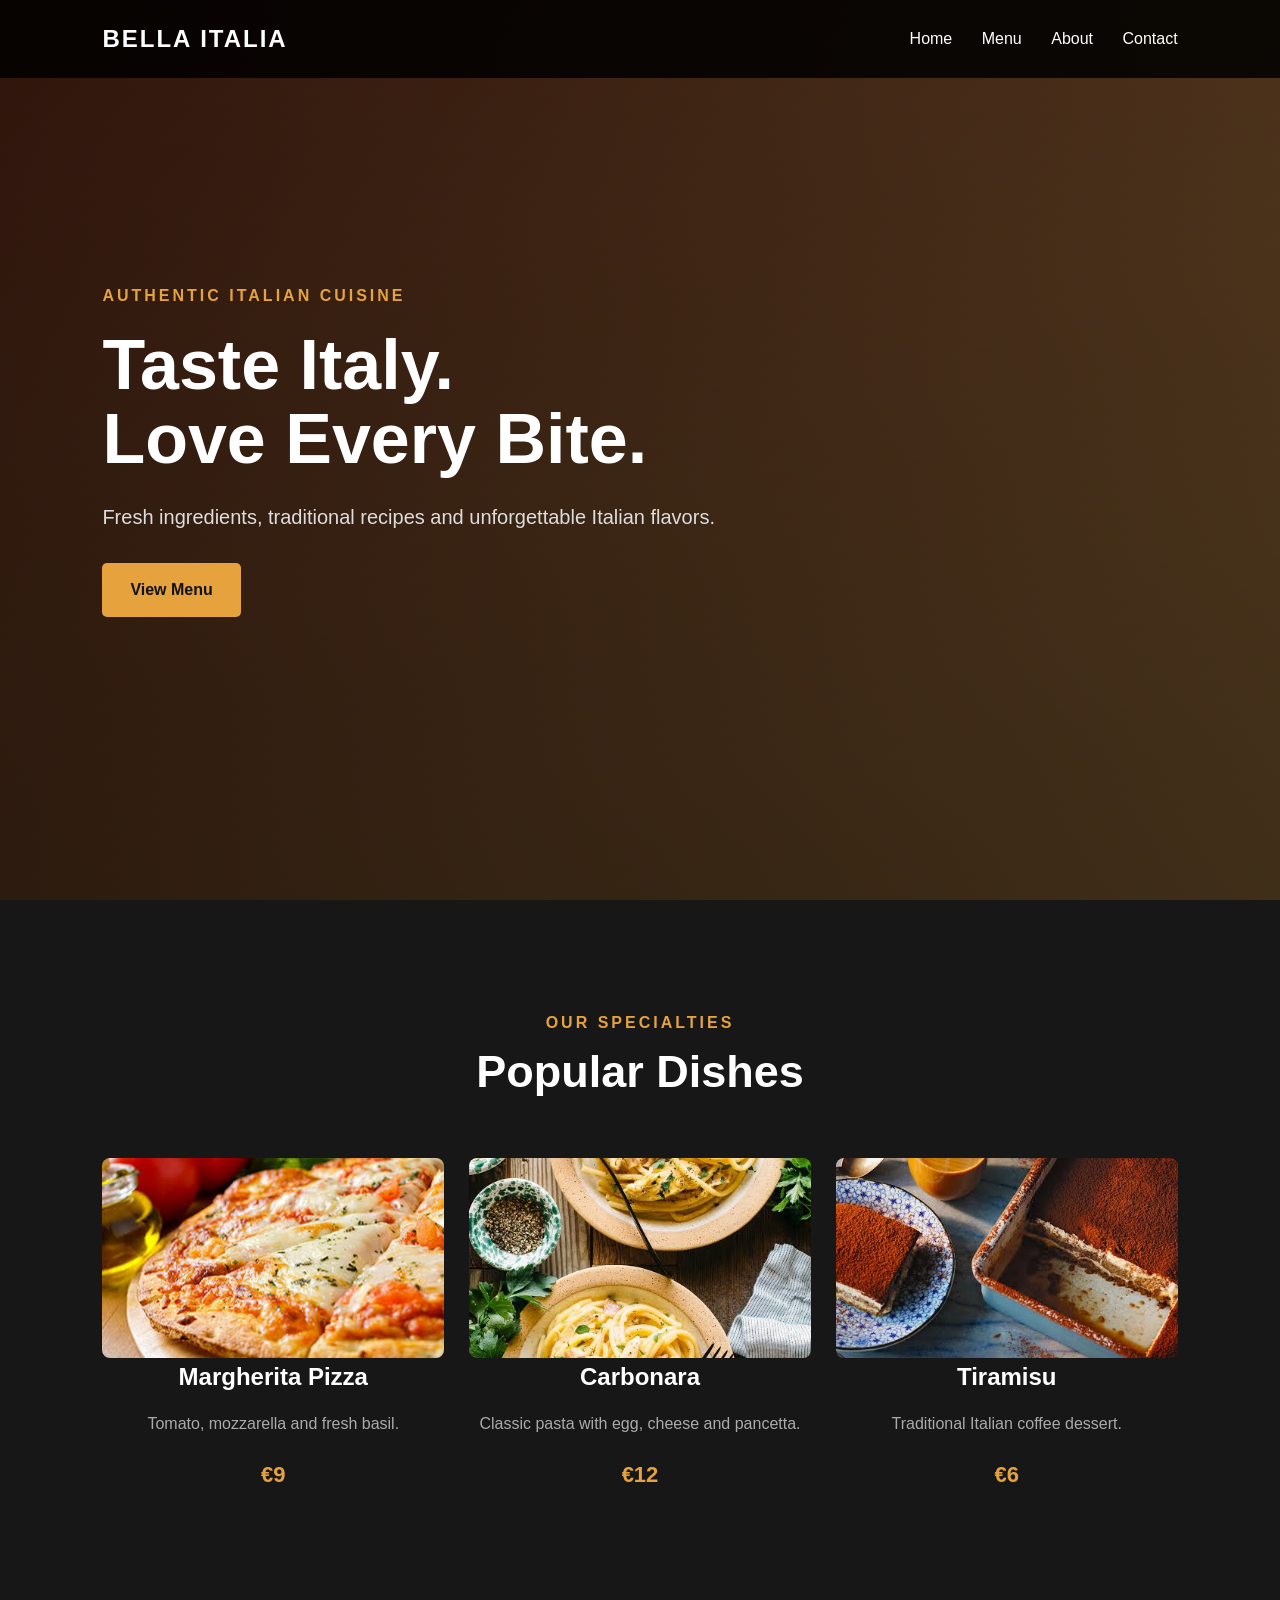
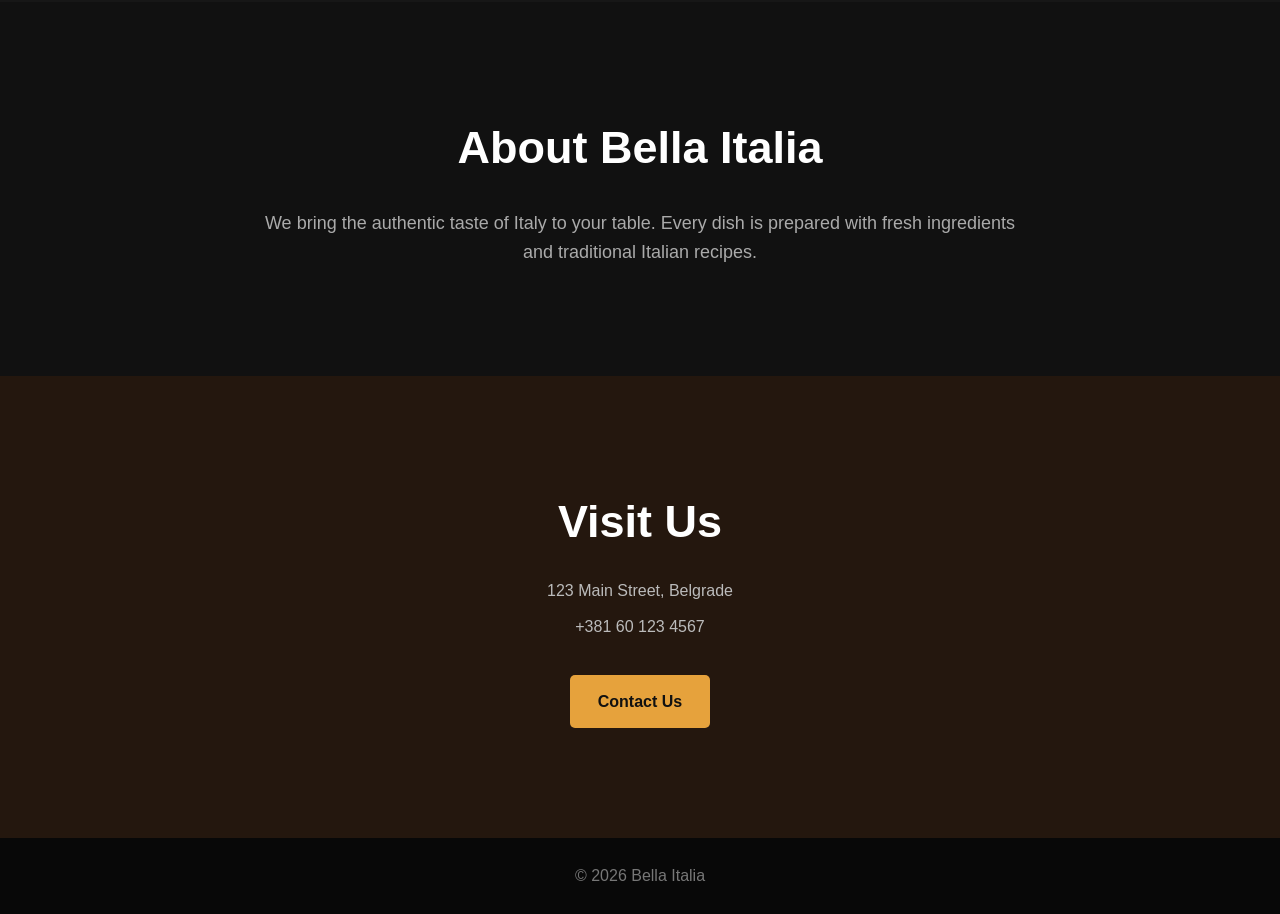
<file: bella-italia/index.html>
<!DOCTYPE html>
<html lang="en">

<head>
    <meta charset="UTF-8">
    <meta name="viewport" content="width=device-width, initial-scale=1.0">

    <title>Bella Italia | Italian Restaurant</title>

    <link rel="stylesheet" href="style.css">
</head>

<body>

    <nav>
        <div class="logo">BELLA ITALIA</div>

        <div class="nav-links">
            <a href="#home">Home</a>
            <a href="#menu">Menu</a>
            <a href="#about">About</a>
            <a href="#contact">Contact</a>
        </div>
    </nav>


    <section id="home" class="hero">

        <div>
            <p>AUTHENTIC ITALIAN CUISINE</p>

            <h1>Taste Italy.<br>Love Every Bite.</h1>

            <p>
                Fresh ingredients, traditional recipes
                and unforgettable Italian flavors.
            </p>

            <a href="#menu" class="button">View Menu</a>
        </div>

    </section>


    <section id="menu" class="menu">

        <p>OUR SPECIALTIES</p>

        <h2>Popular Dishes</h2>

        <div class="menu-container">

            <div class="dish"> 
              <img src="images/pizza.jpg" alt="Margherita Pizza">
                <h3>Margherita Pizza</h3>
                <p>Tomato, mozzarella and fresh basil.</p>
                <strong>€9</strong>
            </div>

            <div class="dish">
           <img src="images/carbonara.jpg" alt="Carbonara">
                <h3>Carbonara</h3>
                <p>Classic pasta with egg, cheese and pancetta.</p>
                <strong>€12</strong>
            </div>

            <div class="dish">
         <img src="images/tiramisu.jpg" alt="Tiramisu">
                <h3>Tiramisu</h3>
                <p>Traditional Italian coffee dessert.</p>
                <strong>€6</strong>
            </div>

        </div>

    </section>


    <section id="about" class="about">

        <h2>About Bella Italia</h2>

        <p>
            We bring the authentic taste of Italy to your table.
            Every dish is prepared with fresh ingredients
            and traditional Italian recipes.
        </p>

    </section>


    <section id="contact" class="contact">

        <h2>Visit Us</h2>

        <p>123 Main Street, Belgrade</p>

        <p>+381 60 123 4567</p>

        <a href="mailto:restaurant@example.com" class="button">
            Contact Us
        </a>

    </section>


    <footer>
        <p>© 2026 Bella Italia</p>
    </footer>

</body>

</html>
</file>
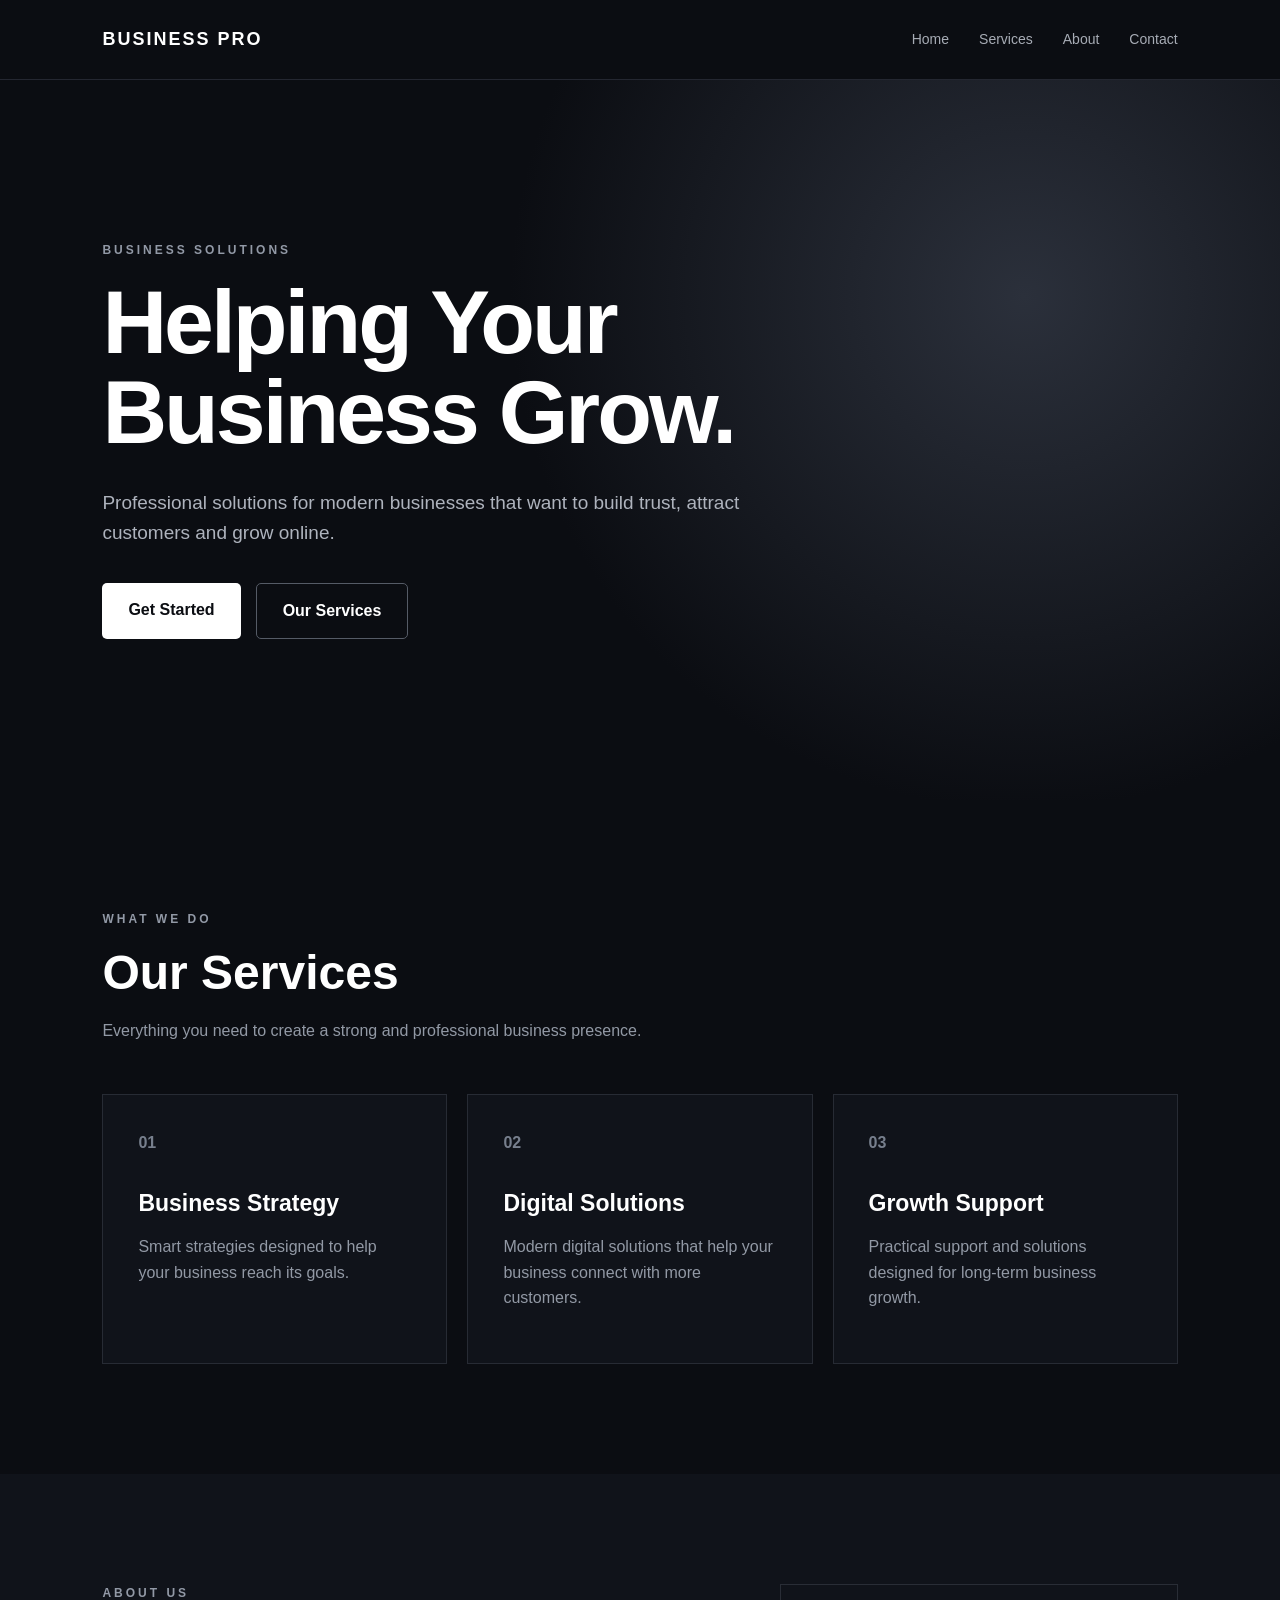
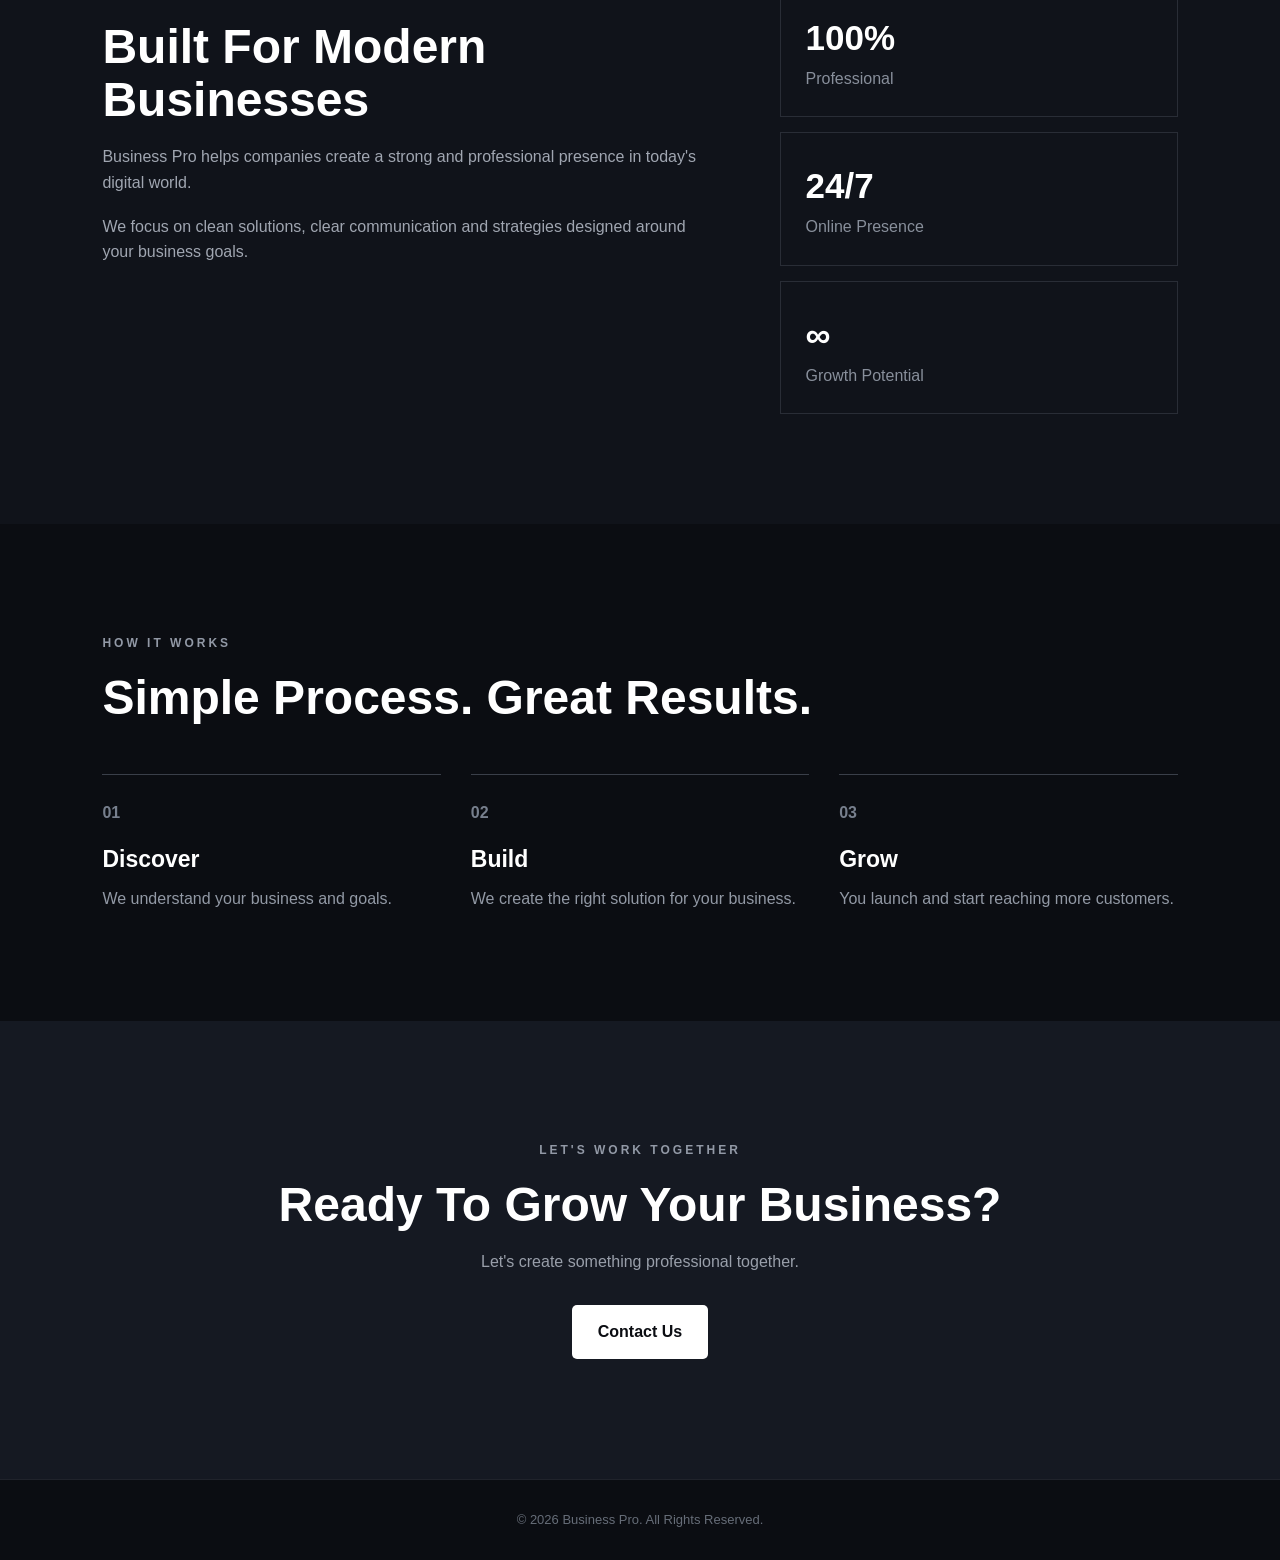
<file: Business-pro/index.html>
<!DOCTYPE html>
<html lang="en">
<head>
    <meta charset="UTF-8">
    <meta name="viewport" content="width=device-width, initial-scale=1.0">

    <title>Business Pro | Modern Business Solutions</title>

    <link rel="stylesheet" href="style.css">
</head>

<body>

    <!-- Navigation -->
    <nav>
        <div class="logo">BUSINESS PRO</div>

        <div class="nav-links">
            <a href="#home">Home</a>
            <a href="#services">Services</a>
            <a href="#about">About</a>
            <a href="#contact">Contact</a>
        </div>
    </nav>


    <!-- Hero -->
    <section id="home" class="hero">

        <div class="hero-content">

            <p class="small-title">BUSINESS SOLUTIONS</p>

            <h1>Helping Your Business Grow.</h1>

            <p>
                Professional solutions for modern businesses
                that want to build trust, attract customers
                and grow online.
            </p>

            <div class="hero-buttons">
                <a href="#contact" class="button">Get Started</a>
                <a href="#services" class="button button-outline">
                    Our Services
                </a>
            </div>

        </div>

    </section>


    <!-- Services -->
    <section id="services" class="services">

        <p class="small-title">WHAT WE DO</p>

        <h2>Our Services</h2>

        <p class="section-description">
            Everything you need to create a strong and professional
            business presence.
        </p>

        <div class="services-container">

            <div class="service-card">
                <span>01</span>

                <h3>Business Strategy</h3>

                <p>
                    Smart strategies designed to help your
                    business reach its goals.
                </p>
            </div>


            <div class="service-card">
                <span>02</span>

                <h3>Digital Solutions</h3>

                <p>
                    Modern digital solutions that help your
                    business connect with more customers.
                </p>
            </div>


            <div class="service-card">
                <span>03</span>

                <h3>Growth Support</h3>

                <p>
                    Practical support and solutions designed
                    for long-term business growth.
                </p>
            </div>

        </div>

    </section>


    <!-- About -->
    <section id="about" class="about">

        <div class="about-text">

            <p class="small-title">ABOUT US</p>

            <h2>Built For Modern Businesses</h2>

            <p>
                Business Pro helps companies create a strong
                and professional presence in today's digital world.
            </p>

            <p>
                We focus on clean solutions, clear communication
                and strategies designed around your business goals.
            </p>

        </div>


        <div class="about-box">

            <div>
                <strong>100%</strong>
                <span>Professional</span>
            </div>

            <div>
                <strong>24/7</strong>
                <span>Online Presence</span>
            </div>

            <div>
                <strong>∞</strong>
                <span>Growth Potential</span>
            </div>

        </div>

    </section>


    <!-- Process -->
    <section class="process">

        <p class="small-title">HOW IT WORKS</p>

        <h2>Simple Process. Great Results.</h2>

        <div class="process-container">

            <div>
                <span>01</span>
                <h3>Discover</h3>
                <p>
                    We understand your business and goals.
                </p>
            </div>

            <div>
                <span>02</span>
                <h3>Build</h3>
                <p>
                    We create the right solution for your business.
                </p>
            </div>

            <div>
                <span>03</span>
                <h3>Grow</h3>
                <p>
                    You launch and start reaching more customers.
                </p>
            </div>

        </div>

    </section>


    <!-- Contact -->
    <section id="contact" class="contact">

        <p class="small-title">LET'S WORK TOGETHER</p>

        <h2>Ready To Grow Your Business?</h2>

        <p>
            Let's create something professional together.
        </p>

        <a href="mailto:your@email.com" class="button">
            Contact Us
        </a>

    </section>


    <!-- Footer -->
    <footer>

        <p>
            © 2026 Business Pro. All Rights Reserved.
        </p>

    </footer>

</body>
</html>
</file>
<file: bella-italia/style.css>
* {
    margin: 0;
    padding: 0;
    box-sizing: border-box;
}

html {
    scroll-behavior: smooth;
}

body {
    font-family: Arial, sans-serif;
    background: #111;
    color: white;
    line-height: 1.6;
}

/* NAVIGATION */

nav {
    position: fixed;
    top: 0;
    left: 0;
    width: 100%;
    padding: 20px 8%;
    display: flex;
    justify-content: space-between;
    align-items: center;
    background: rgba(0, 0, 0, 0.85);
    z-index: 1000;
}

.logo {
    font-size: 24px;
    font-weight: bold;
    letter-spacing: 2px;
}

.nav-links a {
    color: white;
    text-decoration: none;
    margin-left: 25px;
}

.nav-links a:hover {
    color: #e6a23c;
}

/* HERO */

.hero {
    min-height: 100vh;
    display: flex;
    align-items: center;
    padding: 120px 8%;
    background:
        linear-gradient(rgba(0,0,0,0.55), rgba(0,0,0,0.7)),
        linear-gradient(135deg, #6b2d1a, #d49a52);
}

.hero div {
    max-width: 700px;
}

.hero p:first-child {
    color: #e6a23c;
    font-weight: bold;
    letter-spacing: 3px;
    margin-bottom: 20px;
}

.hero h1 {
    font-size: 70px;
    line-height: 1.05;
    margin-bottom: 25px;
}

.hero p:not(:first-child) {
    color: #ddd;
    font-size: 20px;
    margin-bottom: 30px;
}

/* BUTTON */

.button {
    display: inline-block;
    padding: 14px 28px;
    background: #e6a23c;
    color: #111;
    text-decoration: none;
    border-radius: 5px;
    font-weight: bold;
}

.button:hover {
    background: #fff;
}

/* MENU */

.menu {
    padding: 110px 8%;
    text-align: center;
    background: #171717;
}

.menu > p {
    color: #e6a23c;
    letter-spacing: 3px;
    font-weight: bold;
}

.menu h2 {
    font-size: 45px;
    margin-bottom: 50px;
}

.menu-container {
    max-width: 1100px;
    margin: auto;
    display: grid;
    grid-template-columns: repeat(3, 1fr);
    gap: 25px;
}

.dish {
   .dish {
    padding: 35px;
    background: #222;
    border: 1px solid #333;
    border-radius: 10px;
    transition: 0.3s;
}

.dish:hover {
    transform: translateY(-8px);
    border-color: #e6a23c;
} 
} 
.dish img {
    width: 100%;
    height: 200px;
    object-fit: cover;
    border-radius: 8px;
    display: block;
}
.dish img {
    transition: 0.4s;
}

.dish:hover img {
    transform: scale(1.05);
}
.dish h3 {
    font-size: 24px;
    margin-bottom: 15px;
}

.dish p {
    color: #aaa;
    margin-bottom: 20px;
}

.dish strong {
    color: #e6a23c;
    font-size: 22px;
}

/* ABOUT */

.about {
    padding: 110px 20%;
    text-align: center;
    background: #111;
}

.about h2 {
    font-size: 45px;
    margin-bottom: 25px;
}

.about p {
    color: #aaa;
    font-size: 18px;
}

/* CONTACT */

.contact {
    padding: 110px 20px;
    text-align: center;
    background: #24170e;
}

.contact h2 {
    font-size: 45px;
    margin-bottom: 20px;
}

.contact p {
    color: #bbb;
    margin-bottom: 10px;
}

.contact .button {
    margin-top: 25px;
}

/* FOOTER */

footer {
    padding: 25px;
    text-align: center;
    background: #080808;
    color: #777;
}

/* MOBILE */

@media (max-width: 800px) {

    nav {
        padding: 18px 20px;
    }

    .nav-links {
        display: none;
    }

    .hero {
        padding: 120px 25px 70px;
    }

    .hero h1 {
        font-size: 45px;
    }

    .menu {
        padding: 80px 25px;
    }

    .menu-container {
        grid-template-columns: 1fr;
    }

    .about {
        padding: 80px 25px;
    }

    .contact {
        padding: 80px 25px;
    }
.dish img {
    height: 180px;
}
}
</file>
<file: Business-pro/style.css>
* {
    margin: 0;
    padding: 0;
    box-sizing: border-box;
}

html {
    scroll-behavior: smooth;
}

body {
    font-family: Arial, Helvetica, sans-serif;
    background: #0b0d12;
    color: #ffffff;
    line-height: 1.6;
}


/* Navigation */

nav {
    height: 80px;
    display: flex;
    align-items: center;
    justify-content: space-between;

    padding: 0 8%;

    background: #0b0d12;
    border-bottom: 1px solid #242731;

    position: sticky;
    top: 0;
    z-index: 100;
}

.logo {
    font-size: 18px;
    font-weight: 800;
    letter-spacing: 2px;
}

.nav-links {
    display: flex;
    gap: 30px;
}

.nav-links a {
    color: #a7acb5;
    text-decoration: none;
    font-size: 14px;
}

.nav-links a:hover {
    color: white;
}


/* Hero */

.hero {
    min-height: 720px;

    display: flex;
    align-items: center;

    padding: 90px 8%;

    background:
        radial-gradient(
            circle at 80% 30%,
            #2b303b 0%,
            #0b0d12 45%
        );
}

.hero-content {
    max-width: 780px;
}

.small-title {
    color: #9299a6;
    font-size: 12px;
    font-weight: bold;
    letter-spacing: 3px;
    margin-bottom: 18px;
}

.hero h1 {
    font-size: clamp(50px, 7vw, 90px);
    line-height: 1;
    letter-spacing: -3px;
    margin-bottom: 30px;
}

.hero p:not(.small-title) {
    max-width: 650px;

    color: #aeb3bd;

    font-size: 19px;

    margin-bottom: 35px;
}


/* Buttons */

.hero-buttons {
    display: flex;
    gap: 15px;
    flex-wrap: wrap;
}

.button {
    display: inline-block;

    padding: 14px 26px;

    background: white;
    color: #0b0d12;

    text-decoration: none;

    font-weight: bold;

    border-radius: 5px;
}

.button:hover {
    transform: translateY(-2px);
}

.button-outline {
    background: transparent;
    color: white;
    border: 1px solid #555b66;
}


/* Services */

.services {
    padding: 110px 8%;
}

.services h2,
.about h2,
.process h2,
.contact h2 {
    font-size: 48px;
    line-height: 1.1;
    margin-bottom: 18px;
}

.section-description {
    color: #9299a5;
    max-width: 650px;
    margin-bottom: 50px;
}

.services-container {
    display: grid;
    grid-template-columns: repeat(3, 1fr);
    gap: 20px;
}

.service-card {
    min-height: 270px;

    padding: 35px;

    background: #10131a;

    border: 1px solid #272b34;
}

.service-card:hover {
    transform: translateY(-5px);
    transition: 0.25s;
}

.service-card span {
    color: #777f8d;
    font-weight: bold;
}

.service-card h3 {
    font-size: 23px;
    margin: 30px 0 12px;
}

.service-card p {
    color: #9299a5;
}


/* About */

.about {
    padding: 110px 8%;

    display: grid;
    grid-template-columns: 1.2fr 0.8fr;

    gap: 80px;

    background: #10131a;
}

.about-text p:not(.small-title) {
    color: #a0a6b1;
    max-width: 700px;
    margin-bottom: 18px;
}

.about-box {
    display: flex;
    flex-direction: column;
    gap: 15px;
}

.about-box div {
    padding: 25px;

    border: 1px solid #292d36;
}

.about-box strong {
    display: block;
    font-size: 35px;
}

.about-box span {
    color: #888f9b;
}


/* Process */

.process {
    padding: 110px 8%;
}

.process-container {
    display: grid;
    grid-template-columns: repeat(3, 1fr);

    gap: 30px;

    margin-top: 50px;
}

.process-container div {
    border-top: 1px solid #3a3f49;
    padding-top: 25px;
}

.process-container span {
    color: #777f8d;
    font-weight: bold;
}

.process-container h3 {
    font-size: 23px;
    margin: 15px 0 8px;
}

.process-container p {
    color: #9299a5;
}


/* Contact */

.contact {
    text-align: center;

    padding: 120px 8%;

    background: #151922;
}

.contact p:not(.small-title) {
    color: #999faa;
    margin-bottom: 30px;
}


/* Footer */

footer {
    text-align: center;

    padding: 30px;

    color: #666d78;

    border-top: 1px solid #20232b;

    font-size: 13px;
}


/* Mobile */

@media (max-width: 800px) {

    nav {
        padding: 0 5%;
    }

    .nav-links {
        gap: 12px;
    }

    .nav-links a {
        font-size: 12px;
    }

    .hero {
        padding: 70px 5%;
    }

    .services,
    .about,
    .process {
        padding: 80px 5%;
    }

    .services-container,
    .process-container,
    .about {
        grid-template-columns: 1fr;
    }

    .services h2,
    .about h2,
    .process h2,
    .contact h2 {
        font-size: 38px;
    }

    .hero h1 {
        letter-spacing: -2px;
    }
}
</file>
